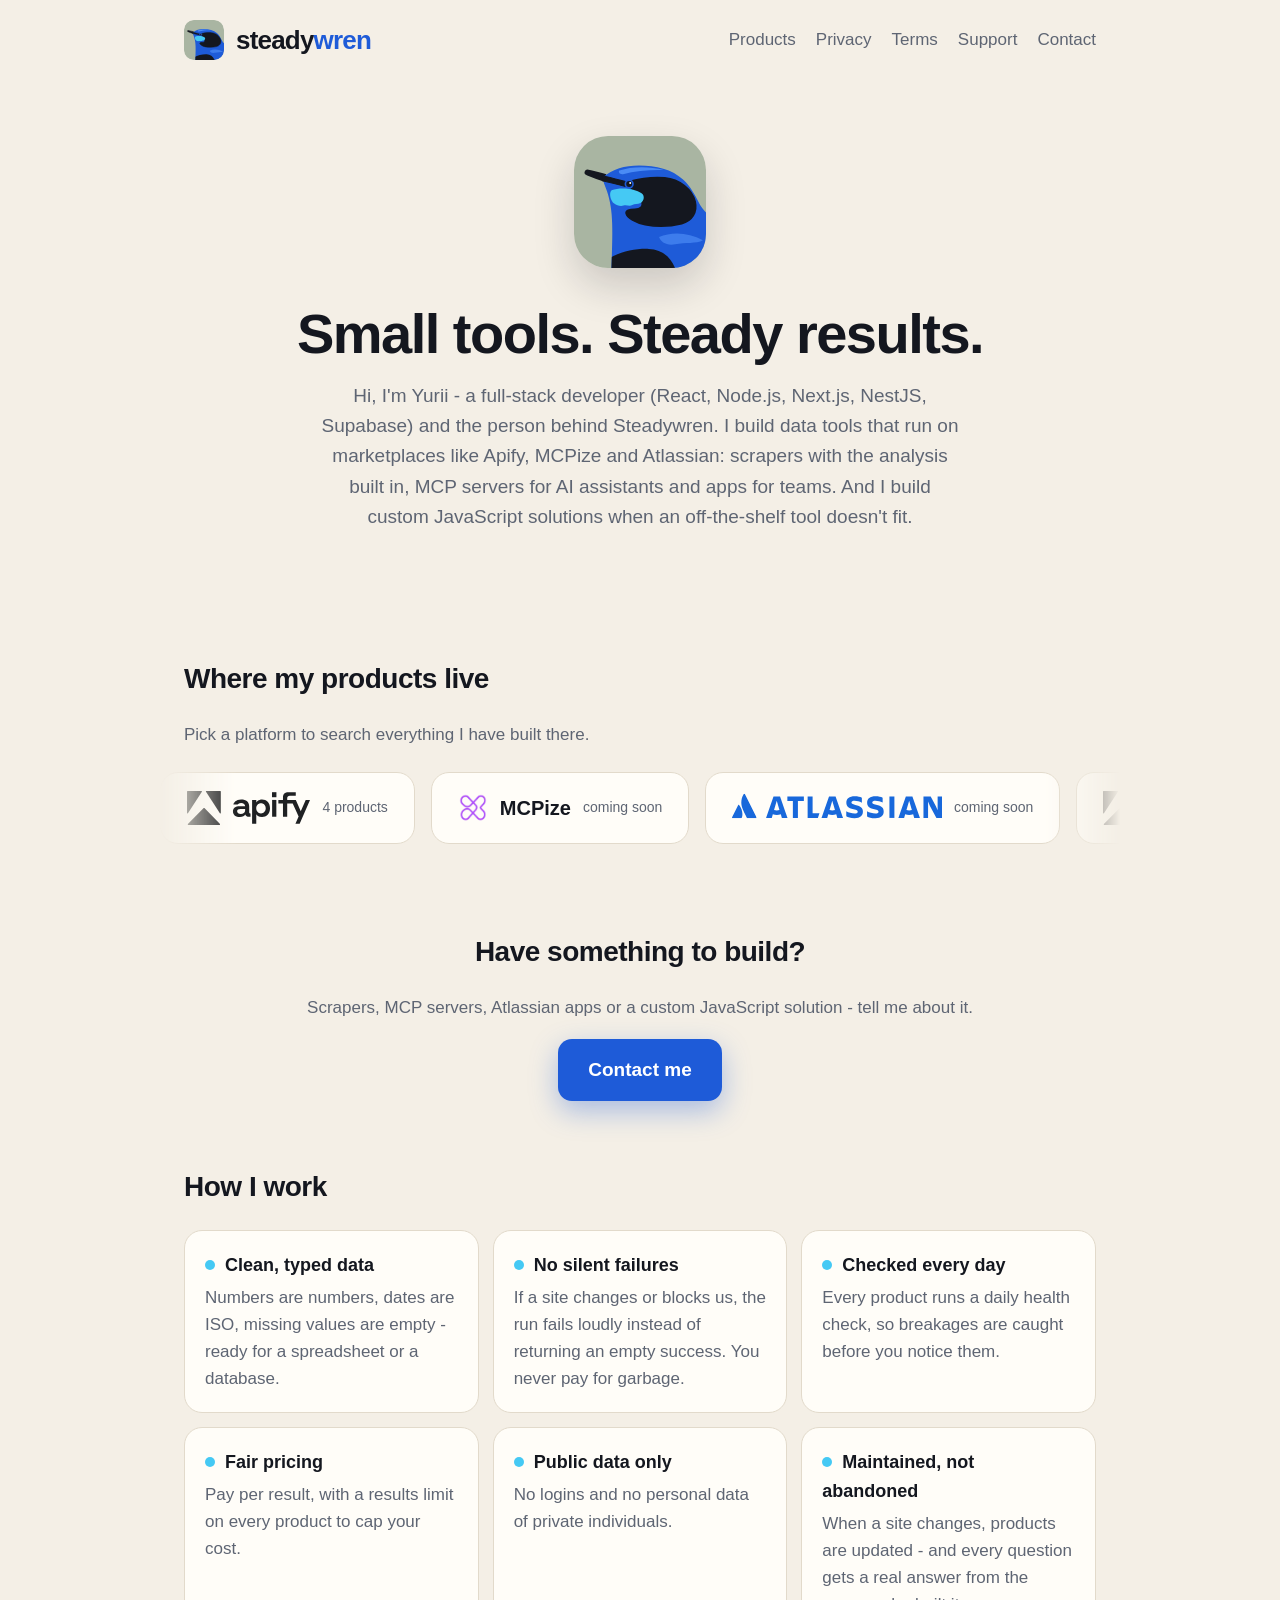
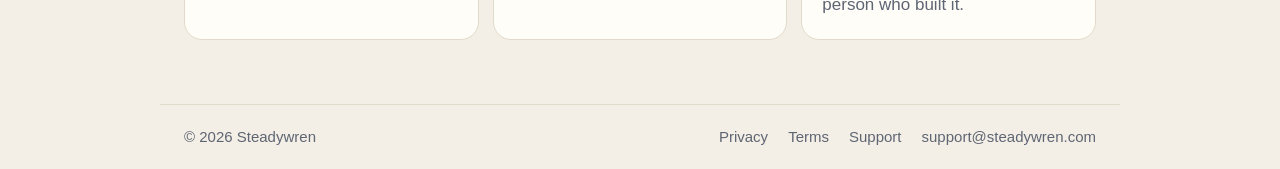
<file: index.html>
<!doctype html>
<html lang="en">
<head>
<meta charset="utf-8">
<meta name="viewport" content="width=device-width, initial-scale=1">
<title>Steadywren - small tools, steady results</title>
<meta name="description" content="Yurii&#x27;s data tools on Apify, MCPize and Atlassian, and custom JavaScript solutions. Clean, typed data, pay per result.">
<meta property="og:title" content="Steadywren - small tools, steady results">
<meta property="og:description" content="Yurii&#x27;s data tools on Apify, MCPize and Atlassian, and custom JavaScript solutions. Clean, typed data, pay per result.">
<meta property="og:image" content="https://steadywren.com/assets/og-image.png">
<link rel="icon" type="image/png" href="assets/favicon-32.png">
<link rel="apple-touch-icon" href="assets/apple-touch-icon.png">
<link rel="stylesheet" href="assets/style.css">
<script src="assets/app.js" defer></script>
</head>
<body>
<header class="bar">
  <a class="lockup" href="./"><img src="assets/steadywren-mark.svg" alt="" width="40" height="40"><span>steady<b>wren</b></span></a>
  <nav><a href="#platforms">Products</a><a href="privacy/">Privacy</a><a href="terms/">Terms</a><a href="support/">Support</a><button class="link" type="button" data-contact>Contact</button></nav>
</header>
<main>
<section class="hero">
  <img class="hero-mark" src="assets/steadywren-mark.svg" alt="Steadywren - a small blue wren" width="132" height="132">
  <h1>Small tools. Steady results.</h1>
  <p class="lead">Hi, I&#x27;m Yurii - a full-stack developer (React, Node.js, Next.js, NestJS, Supabase) and the person behind Steadywren. I build data tools that run on marketplaces like Apify, MCPize and Atlassian: scrapers with the analysis built in, MCP servers for AI assistants and apps for teams. And I build custom JavaScript solutions when an off-the-shelf tool doesn&#x27;t fit.</p>
</section>
<section id="platforms">
  <h2>Where my products live</h2>
  <p class="muted">Pick a platform to search everything I have built there.</p>
  <div class="marquee" aria-label="Platforms"><div class="track"><a class="platform" href="apify/" style="--accent:#2FC28A"><picture class="logo full"><source srcset="assets/platforms/apify-logo-white.svg" media="(prefers-color-scheme: dark)"><img src="assets/platforms/apify-logo-dark.svg" alt="Apify"></picture><small>4 products</small></a><a class="platform" href="mcpize/" style="--accent:#8B7CFF"><picture class="logo"><source srcset="assets/platforms/mcpize-logo.webp" media="(prefers-color-scheme: dark)"><img src="assets/platforms/mcpize-logo.webp" alt="MCPize"></picture><span>MCPize</span><small>coming soon</small></a><a class="platform" href="atlassian/" style="--accent:#4A8BF5"><picture class="logo full"><source srcset="assets/platforms/atlassian-logo-inverse.svg" media="(prefers-color-scheme: dark)"><img src="assets/platforms/atlassian-logo-brand.svg" alt="Atlassian Marketplace"></picture><small>coming soon</small></a><a class="platform" href="apify/" style="--accent:#2FC28A"><picture class="logo full"><source srcset="assets/platforms/apify-logo-white.svg" media="(prefers-color-scheme: dark)"><img src="assets/platforms/apify-logo-dark.svg" alt="Apify"></picture><small>4 products</small></a><a class="platform" href="mcpize/" style="--accent:#8B7CFF"><picture class="logo"><source srcset="assets/platforms/mcpize-logo.webp" media="(prefers-color-scheme: dark)"><img src="assets/platforms/mcpize-logo.webp" alt="MCPize"></picture><span>MCPize</span><small>coming soon</small></a><a class="platform" href="atlassian/" style="--accent:#4A8BF5"><picture class="logo full"><source srcset="assets/platforms/atlassian-logo-inverse.svg" media="(prefers-color-scheme: dark)"><img src="assets/platforms/atlassian-logo-brand.svg" alt="Atlassian Marketplace"></picture><small>coming soon</small></a><a class="platform" href="apify/" style="--accent:#2FC28A"><picture class="logo full"><source srcset="assets/platforms/apify-logo-white.svg" media="(prefers-color-scheme: dark)"><img src="assets/platforms/apify-logo-dark.svg" alt="Apify"></picture><small>4 products</small></a><a class="platform" href="mcpize/" style="--accent:#8B7CFF"><picture class="logo"><source srcset="assets/platforms/mcpize-logo.webp" media="(prefers-color-scheme: dark)"><img src="assets/platforms/mcpize-logo.webp" alt="MCPize"></picture><span>MCPize</span><small>coming soon</small></a><a class="platform" href="atlassian/" style="--accent:#4A8BF5"><picture class="logo full"><source srcset="assets/platforms/atlassian-logo-inverse.svg" media="(prefers-color-scheme: dark)"><img src="assets/platforms/atlassian-logo-brand.svg" alt="Atlassian Marketplace"></picture><small>coming soon</small></a><a class="platform" href="apify/" style="--accent:#2FC28A"><picture class="logo full"><source srcset="assets/platforms/apify-logo-white.svg" media="(prefers-color-scheme: dark)"><img src="assets/platforms/apify-logo-dark.svg" alt="Apify"></picture><small>4 products</small></a><a class="platform" href="mcpize/" style="--accent:#8B7CFF"><picture class="logo"><source srcset="assets/platforms/mcpize-logo.webp" media="(prefers-color-scheme: dark)"><img src="assets/platforms/mcpize-logo.webp" alt="MCPize"></picture><span>MCPize</span><small>coming soon</small></a><a class="platform" href="atlassian/" style="--accent:#4A8BF5"><picture class="logo full"><source srcset="assets/platforms/atlassian-logo-inverse.svg" media="(prefers-color-scheme: dark)"><img src="assets/platforms/atlassian-logo-brand.svg" alt="Atlassian Marketplace"></picture><small>coming soon</small></a></div></div>
</section>
<section class="cta">
  <h2>Have something to build?</h2>
  <p class="muted">Scrapers, MCP servers, Atlassian apps or a custom JavaScript solution - tell me about it.</p>
  <button class="button big" type="button" data-contact>Contact me</button>
</section>
<section>
  <h2>How I work</h2>
  <ul class="principles">
  <li><h3>Clean, typed data</h3><p>Numbers are numbers, dates are ISO, missing values are empty - ready for a spreadsheet or a database.</p></li>
  <li><h3>No silent failures</h3><p>If a site changes or blocks us, the run fails loudly instead of returning an empty success. You never pay for garbage.</p></li>
  <li><h3>Checked every day</h3><p>Every product runs a daily health check, so breakages are caught before you notice them.</p></li>
  <li><h3>Fair pricing</h3><p>Pay per result, with a results limit on every product to cap your cost.</p></li>
  <li><h3>Public data only</h3><p>No logins and no personal data of private individuals.</p></li>
  <li><h3>Maintained, not abandoned</h3><p>When a site changes, products are updated - and every question gets a real answer from the person who built it.</p></li>
  </ul>
</section>
</main>
<footer class="bar">
  <span>© 2026 Steadywren</span>
  <nav><a href="privacy/">Privacy</a><a href="terms/">Terms</a><a href="support/">Support</a><a href="mailto:support@steadywren.com">support@steadywren.com</a></nav>
</footer>
<dialog id="contact" class="modal" aria-labelledby="contact-title">
  <form id="contact-form" method="dialog" data-endpoint="https://api.steadywren.com/contact" data-email="support@steadywren.com">
    <button class="close" type="button" data-close aria-label="Close">×</button>
    <h2 id="contact-title">Let's build something</h2>
    <p class="muted">Tell me what you need - a scraper, an MCP server, an Atlassian app or a custom JavaScript
    solution - and I will get back to you.</p>
    <fieldset><legend>What is it about?</legend><div class="chips"><label class="chip"><input type="radio" name="topic" value="Apify" required><span><picture class="logo full"><source srcset="assets/platforms/apify-logo-white.svg" media="(prefers-color-scheme: dark)"><img src="assets/platforms/apify-logo-dark.svg" alt="Apify"></picture></span></label><label class="chip"><input type="radio" name="topic" value="MCPize" required><span><picture class="logo"><source srcset="assets/platforms/mcpize-logo.webp" media="(prefers-color-scheme: dark)"><img src="assets/platforms/mcpize-logo.webp" alt="MCPize"></picture><span>MCPize</span></span></label><label class="chip"><input type="radio" name="topic" value="Atlassian Marketplace" required><span><picture class="logo full"><source srcset="assets/platforms/atlassian-logo-inverse.svg" media="(prefers-color-scheme: dark)"><img src="assets/platforms/atlassian-logo-brand.svg" alt="Atlassian Marketplace"></picture></span></label><label class="chip"><input type="radio" name="topic" value="Custom JS solution" required><span><b class="code" aria-hidden="true">{ }</b><span>Custom JS solution</span></span></label></div></fieldset>
    <label class="field">Your idea<textarea name="message" rows="5" required minlength="10"
      placeholder="What should it do, for whom, and by when?"></textarea></label>
    <label class="field">Your email<input name="email" type="email" required autocomplete="email"
      placeholder="you@company.com"></label>
    <label class="hp" aria-hidden="true">Leave empty<input name="website" tabindex="-1" autocomplete="off"></label>
    <button class="button" type="submit">Send</button>
    <p class="status" role="status" aria-live="polite"></p>
  </form>
</dialog>
</body>
</html>
</file>
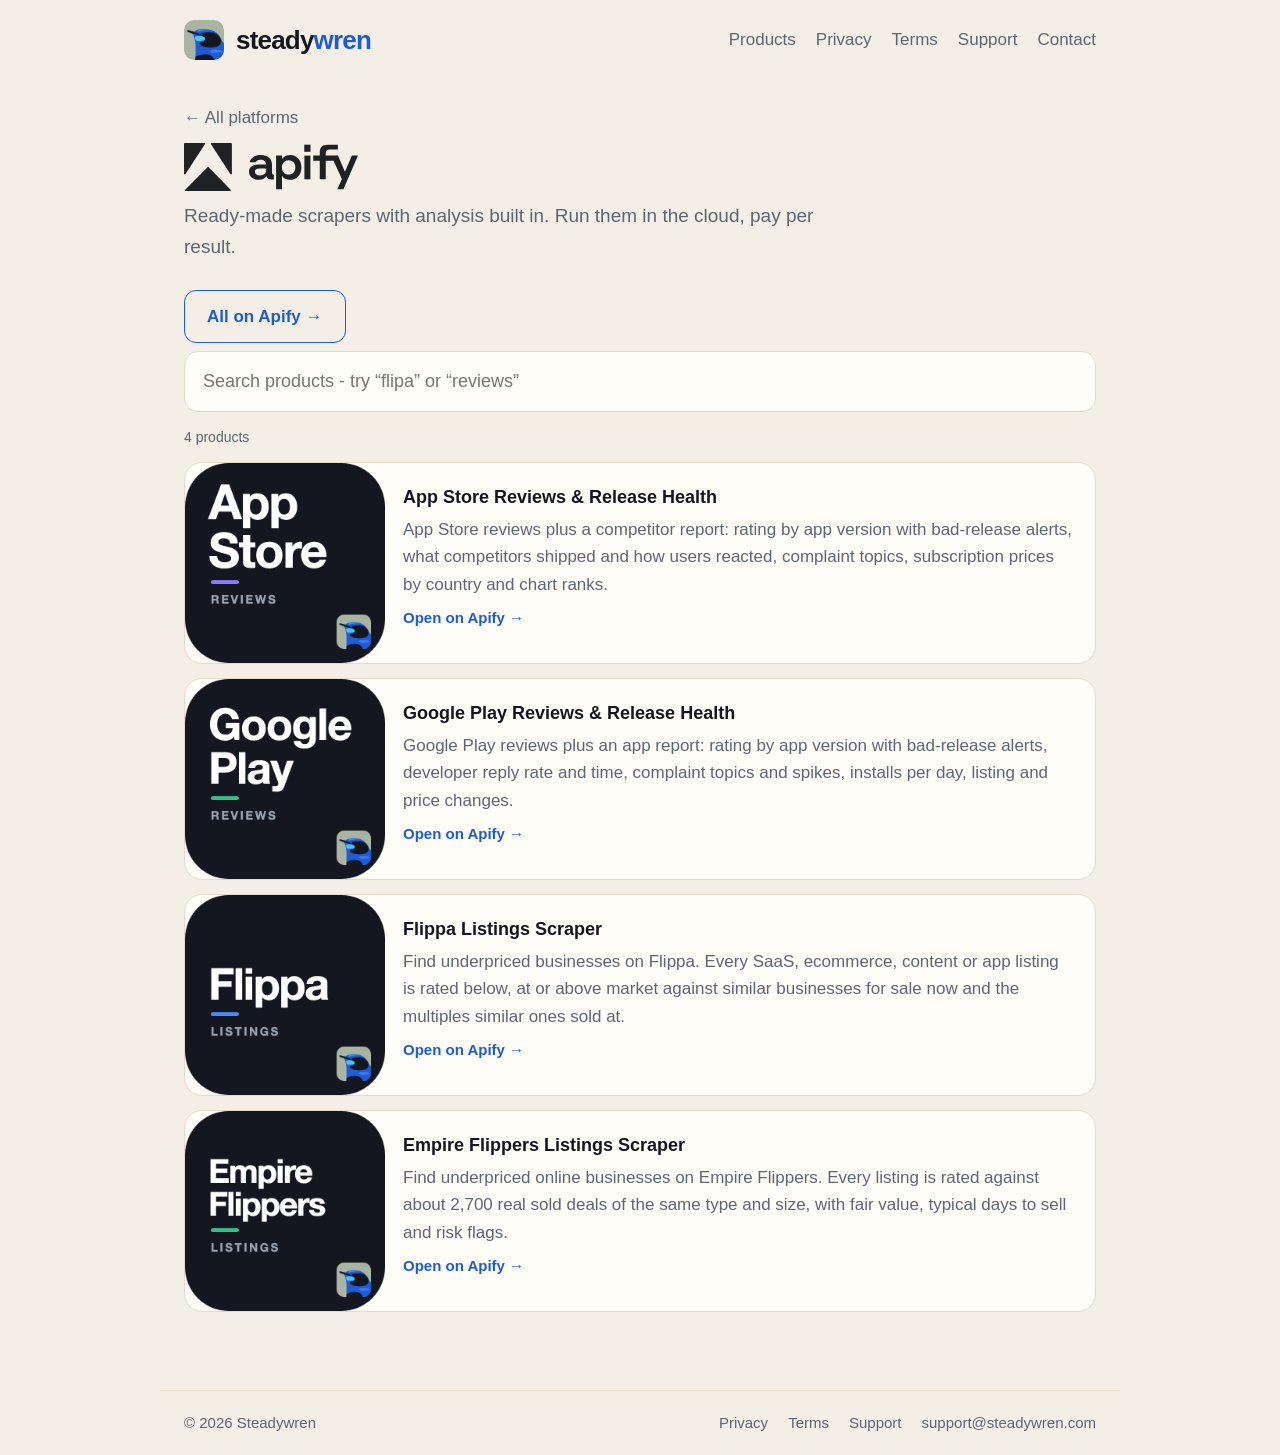
<file: apify/index.html>
<!doctype html>
<html lang="en">
<head>
<meta charset="utf-8">
<meta name="viewport" content="width=device-width, initial-scale=1">
<title>Apify products - Steadywren</title>
<meta name="description" content="Steadywren products on Apify: Ready-made scrapers with analysis built in. Run them in the cloud, pay per result.">
<meta property="og:title" content="Apify products - Steadywren">
<meta property="og:description" content="Steadywren products on Apify: Ready-made scrapers with analysis built in. Run them in the cloud, pay per result.">
<meta property="og:image" content="https://steadywren.com/assets/og-image.png">
<link rel="icon" type="image/png" href="../assets/favicon-32.png">
<link rel="apple-touch-icon" href="../assets/apple-touch-icon.png">
<link rel="stylesheet" href="../assets/style.css">
<script src="../assets/app.js" defer></script>
</head>
<body>
<header class="bar">
  <a class="lockup" href="../"><img src="../assets/steadywren-mark.svg" alt="" width="40" height="40"><span>steady<b>wren</b></span></a>
  <nav><a href="../#platforms">Products</a><a href="../privacy/">Privacy</a><a href="../terms/">Terms</a><a href="../support/">Support</a><button class="link" type="button" data-contact>Contact</button></nav>
</header>
<main>
<section class="page-head" style="--accent:#2FC28A">
  <a class="back" href="../#platforms">← All platforms</a>
  <h1><picture class="logo big full"><source srcset="../assets/platforms/apify-logo-white.svg" media="(prefers-color-scheme: dark)"><img src="../assets/platforms/apify-logo-dark.svg" alt="Apify"></picture></h1>
  <p class="lead left">Ready-made scrapers with analysis built in. Run them in the cloud, pay per result.</p>
  <a class="button ghost" href="https://apify.com/steadywren" target="_blank" rel="noopener">All on Apify →</a>
</section>
<section>
<label class="search"><span class="sr">Search Apify products</span>
  <input id="search" type="search" placeholder="Search products - try “flipa” or “reviews”" autocomplete="off"></label>
<p class="muted small" id="search-count">4 products</p>
<ul class="cards" id="results">
  <li><a class="card" href="https://apify.com/steadywren/apple-app-store-reviews-scraper" target="_blank" rel="noopener">
    <img src="../assets/products/apple-app-store-reviews-scraper.png" alt="" width="72" height="72" loading="lazy">
    <div><h3>App Store Reviews &amp; Release Health</h3><p>App Store reviews plus a competitor report: rating by app version with bad-release alerts, what competitors shipped and how users reacted, complaint topics, subscription prices by country and chart ranks.</p><span class="go">Open on Apify →</span></div>
  </a></li>
  <li><a class="card" href="https://apify.com/steadywren/google-play-reviews-scraper" target="_blank" rel="noopener">
    <img src="../assets/products/google-play-reviews-scraper.png" alt="" width="72" height="72" loading="lazy">
    <div><h3>Google Play Reviews &amp; Release Health</h3><p>Google Play reviews plus an app report: rating by app version with bad-release alerts, developer reply rate and time, complaint topics and spikes, installs per day, listing and price changes.</p><span class="go">Open on Apify →</span></div>
  </a></li>
  <li><a class="card" href="https://apify.com/steadywren/flippa-listings-scraper" target="_blank" rel="noopener">
    <img src="../assets/products/flippa-listings-scraper.png" alt="" width="72" height="72" loading="lazy">
    <div><h3>Flippa Listings Scraper</h3><p>Find underpriced businesses on Flippa. Every SaaS, ecommerce, content or app listing is rated below, at or above market against similar businesses for sale now and the multiples similar ones sold at.</p><span class="go">Open on Apify →</span></div>
  </a></li>
  <li><a class="card" href="https://apify.com/steadywren/empire-flippers-listings-scraper" target="_blank" rel="noopener">
    <img src="../assets/products/empire-flippers-listings-scraper.png" alt="" width="72" height="72" loading="lazy">
    <div><h3>Empire Flippers Listings Scraper</h3><p>Find underpriced online businesses on Empire Flippers. Every listing is rated against about 2,700 real sold deals of the same type and size, with fair value, typical days to sell and risk flags.</p><span class="go">Open on Apify →</span></div>
  </a></li>
</ul>
<p class="empty" id="no-results" hidden>Nothing found. <button class="link" type="button" data-contact>Ask me to build it →</button></p>
<script type="application/json" id="search-index">[{"title": "App Store Reviews & Release Health", "description": "App Store reviews plus a competitor report: rating by app version with bad-release alerts, what competitors shipped and how users reacted, complaint topics, subscription prices by country and chart ranks.", "keywords": "ios iphone apple app store reviews ratings releases competitors"}, {"title": "Google Play Reviews & Release Health", "description": "Google Play reviews plus an app report: rating by app version with bad-release alerts, developer reply rate and time, complaint topics and spikes, installs per day, listing and price changes.", "keywords": "android google play store reviews ratings installs releases"}, {"title": "Flippa Listings Scraper", "description": "Find underpriced businesses on Flippa. Every SaaS, ecommerce, content or app listing is rated below, at or above market against similar businesses for sale now and the multiples similar ones sold at.", "keywords": "flippa buy business saas ecommerce website marketplace valuation multiples"}, {"title": "Empire Flippers Listings Scraper", "description": "Find underpriced online businesses on Empire Flippers. Every listing is rated against about 2,700 real sold deals of the same type and size, with fair value, typical days to sell and risk flags.", "keywords": "empire flippers buy online business valuation sold deals multiples"}]</script>
</section>
</main>
<footer class="bar">
  <span>© 2026 Steadywren</span>
  <nav><a href="../privacy/">Privacy</a><a href="../terms/">Terms</a><a href="../support/">Support</a><a href="mailto:support@steadywren.com">support@steadywren.com</a></nav>
</footer>
<dialog id="contact" class="modal" aria-labelledby="contact-title">
  <form id="contact-form" method="dialog" data-endpoint="https://api.steadywren.com/contact" data-email="support@steadywren.com">
    <button class="close" type="button" data-close aria-label="Close">×</button>
    <h2 id="contact-title">Let's build something</h2>
    <p class="muted">Tell me what you need - a scraper, an MCP server, an Atlassian app or a custom JavaScript
    solution - and I will get back to you.</p>
    <fieldset><legend>What is it about?</legend><div class="chips"><label class="chip"><input type="radio" name="topic" value="Apify" required><span><picture class="logo full"><source srcset="../assets/platforms/apify-logo-white.svg" media="(prefers-color-scheme: dark)"><img src="../assets/platforms/apify-logo-dark.svg" alt="Apify"></picture></span></label><label class="chip"><input type="radio" name="topic" value="MCPize" required><span><picture class="logo"><source srcset="../assets/platforms/mcpize-logo.webp" media="(prefers-color-scheme: dark)"><img src="../assets/platforms/mcpize-logo.webp" alt="MCPize"></picture><span>MCPize</span></span></label><label class="chip"><input type="radio" name="topic" value="Atlassian Marketplace" required><span><picture class="logo full"><source srcset="../assets/platforms/atlassian-logo-inverse.svg" media="(prefers-color-scheme: dark)"><img src="../assets/platforms/atlassian-logo-brand.svg" alt="Atlassian Marketplace"></picture></span></label><label class="chip"><input type="radio" name="topic" value="Custom JS solution" required><span><b class="code" aria-hidden="true">{ }</b><span>Custom JS solution</span></span></label></div></fieldset>
    <label class="field">Your idea<textarea name="message" rows="5" required minlength="10"
      placeholder="What should it do, for whom, and by when?"></textarea></label>
    <label class="field">Your email<input name="email" type="email" required autocomplete="email"
      placeholder="you@company.com"></label>
    <label class="hp" aria-hidden="true">Leave empty<input name="website" tabindex="-1" autocomplete="off"></label>
    <button class="button" type="submit">Send</button>
    <p class="status" role="status" aria-live="polite"></p>
  </form>
</dialog>
</body>
</html>
</file>
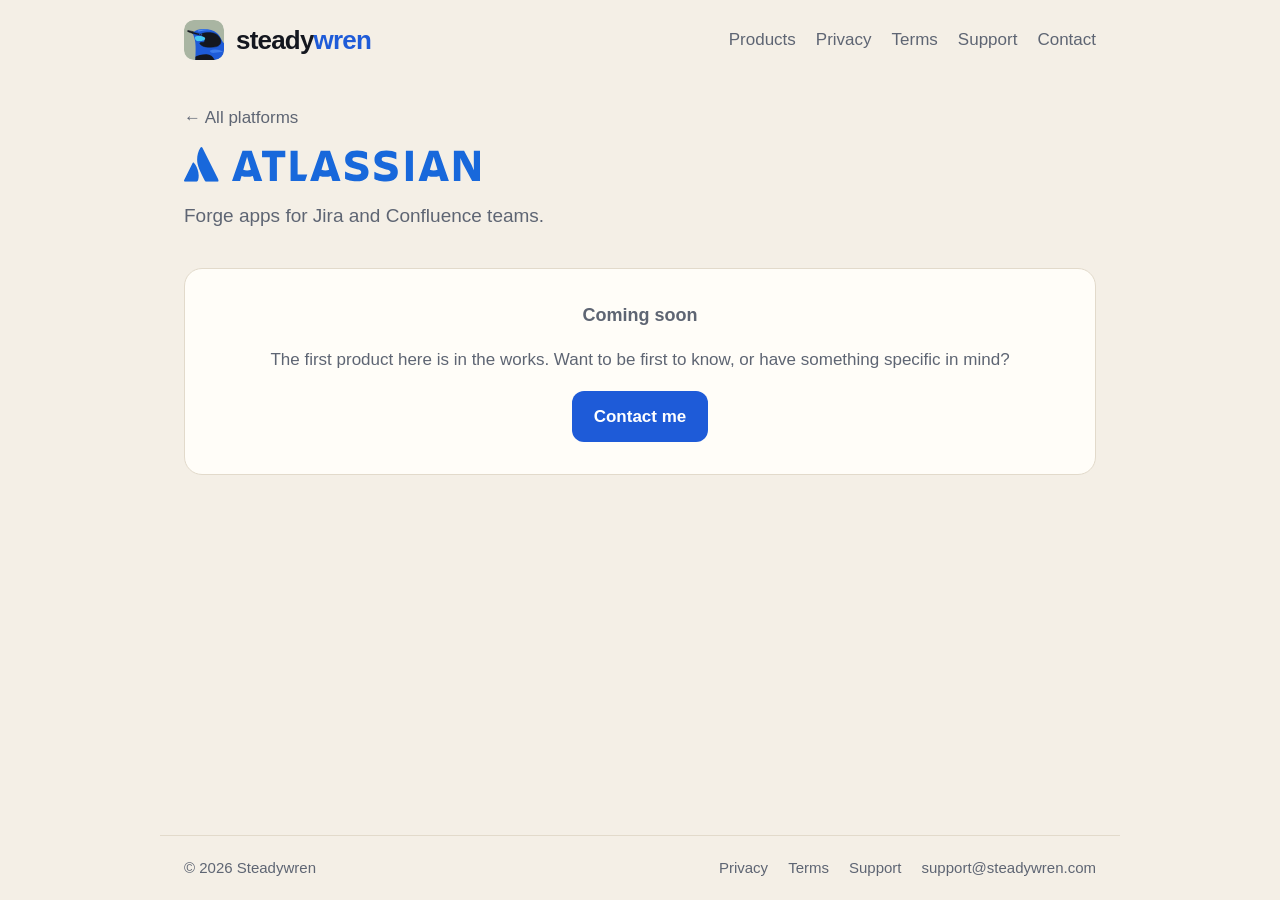
<file: atlassian/index.html>
<!doctype html>
<html lang="en">
<head>
<meta charset="utf-8">
<meta name="viewport" content="width=device-width, initial-scale=1">
<title>Atlassian Marketplace products - Steadywren</title>
<meta name="description" content="Steadywren products on Atlassian Marketplace: Forge apps for Jira and Confluence teams.">
<meta property="og:title" content="Atlassian Marketplace products - Steadywren">
<meta property="og:description" content="Steadywren products on Atlassian Marketplace: Forge apps for Jira and Confluence teams.">
<meta property="og:image" content="https://steadywren.com/assets/og-image.png">
<link rel="icon" type="image/png" href="../assets/favicon-32.png">
<link rel="apple-touch-icon" href="../assets/apple-touch-icon.png">
<link rel="stylesheet" href="../assets/style.css">
<script src="../assets/app.js" defer></script>
</head>
<body>
<header class="bar">
  <a class="lockup" href="../"><img src="../assets/steadywren-mark.svg" alt="" width="40" height="40"><span>steady<b>wren</b></span></a>
  <nav><a href="../#platforms">Products</a><a href="../privacy/">Privacy</a><a href="../terms/">Terms</a><a href="../support/">Support</a><button class="link" type="button" data-contact>Contact</button></nav>
</header>
<main>
<section class="page-head" style="--accent:#4A8BF5">
  <a class="back" href="../#platforms">← All platforms</a>
  <h1><picture class="logo big full"><source srcset="../assets/platforms/atlassian-logo-inverse.svg" media="(prefers-color-scheme: dark)"><img src="../assets/platforms/atlassian-logo-brand.svg" alt="Atlassian Marketplace"></picture></h1>
  <p class="lead left">Forge apps for Jira and Confluence teams.</p>
  
</section>
<section>
<div class="soon"><h3>Coming soon</h3><p class="muted">The first product here is in the works.
  Want to be first to know, or have something specific in mind?</p>
  <button class="button" type="button" data-contact>Contact me</button></div>
</section>
</main>
<footer class="bar">
  <span>© 2026 Steadywren</span>
  <nav><a href="../privacy/">Privacy</a><a href="../terms/">Terms</a><a href="../support/">Support</a><a href="mailto:support@steadywren.com">support@steadywren.com</a></nav>
</footer>
<dialog id="contact" class="modal" aria-labelledby="contact-title">
  <form id="contact-form" method="dialog" data-endpoint="https://api.steadywren.com/contact" data-email="support@steadywren.com">
    <button class="close" type="button" data-close aria-label="Close">×</button>
    <h2 id="contact-title">Let's build something</h2>
    <p class="muted">Tell me what you need - a scraper, an MCP server, an Atlassian app or a custom JavaScript
    solution - and I will get back to you.</p>
    <fieldset><legend>What is it about?</legend><div class="chips"><label class="chip"><input type="radio" name="topic" value="Apify" required><span><picture class="logo full"><source srcset="../assets/platforms/apify-logo-white.svg" media="(prefers-color-scheme: dark)"><img src="../assets/platforms/apify-logo-dark.svg" alt="Apify"></picture></span></label><label class="chip"><input type="radio" name="topic" value="MCPize" required><span><picture class="logo"><source srcset="../assets/platforms/mcpize-logo.webp" media="(prefers-color-scheme: dark)"><img src="../assets/platforms/mcpize-logo.webp" alt="MCPize"></picture><span>MCPize</span></span></label><label class="chip"><input type="radio" name="topic" value="Atlassian Marketplace" required><span><picture class="logo full"><source srcset="../assets/platforms/atlassian-logo-inverse.svg" media="(prefers-color-scheme: dark)"><img src="../assets/platforms/atlassian-logo-brand.svg" alt="Atlassian Marketplace"></picture></span></label><label class="chip"><input type="radio" name="topic" value="Custom JS solution" required><span><b class="code" aria-hidden="true">{ }</b><span>Custom JS solution</span></span></label></div></fieldset>
    <label class="field">Your idea<textarea name="message" rows="5" required minlength="10"
      placeholder="What should it do, for whom, and by when?"></textarea></label>
    <label class="field">Your email<input name="email" type="email" required autocomplete="email"
      placeholder="you@company.com"></label>
    <label class="hp" aria-hidden="true">Leave empty<input name="website" tabindex="-1" autocomplete="off"></label>
    <button class="button" type="submit">Send</button>
    <p class="status" role="status" aria-live="polite"></p>
  </form>
</dialog>
</body>
</html>
</file>
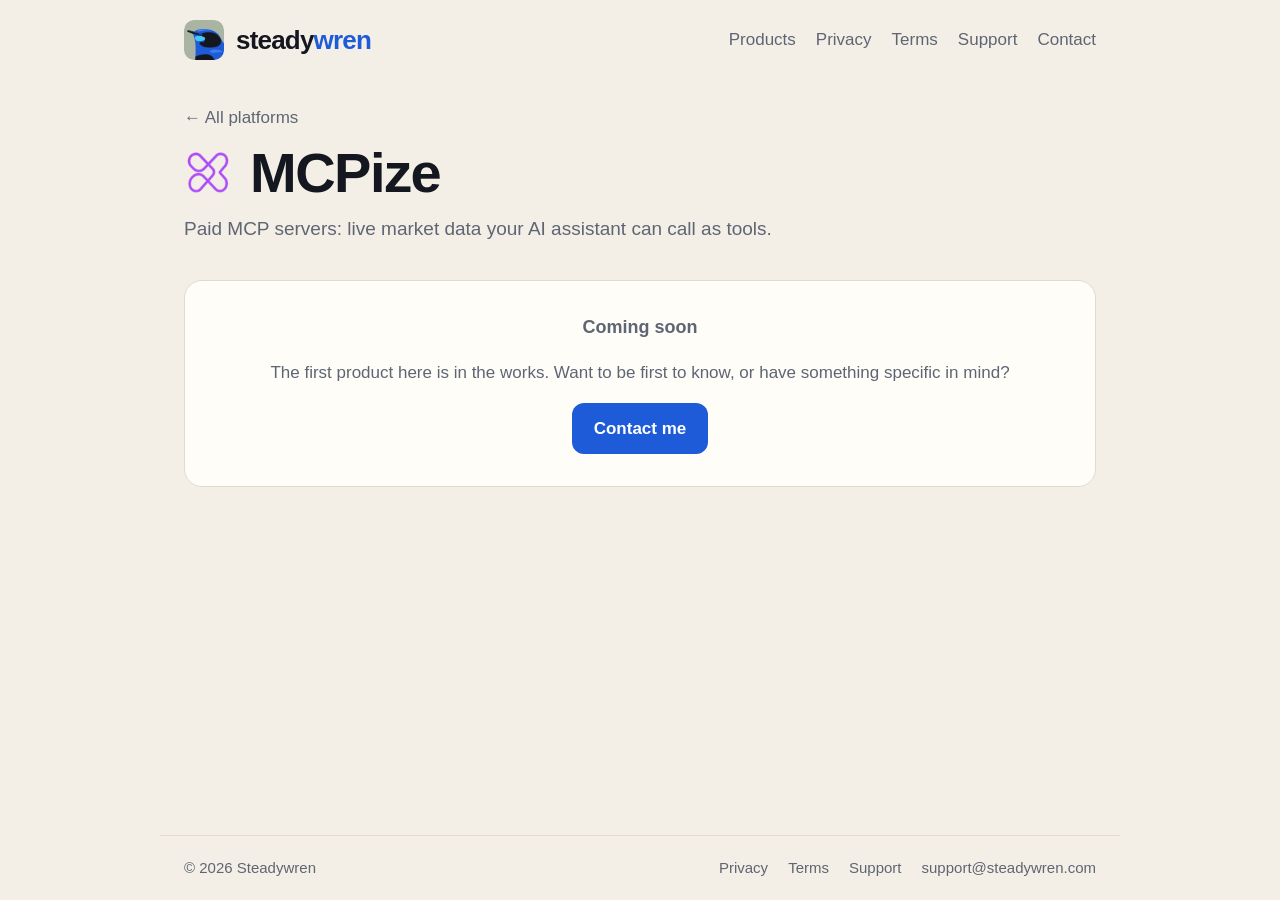
<file: mcpize/index.html>
<!doctype html>
<html lang="en">
<head>
<meta charset="utf-8">
<meta name="viewport" content="width=device-width, initial-scale=1">
<title>MCPize products - Steadywren</title>
<meta name="description" content="Steadywren products on MCPize: Paid MCP servers: live market data your AI assistant can call as tools.">
<meta property="og:title" content="MCPize products - Steadywren">
<meta property="og:description" content="Steadywren products on MCPize: Paid MCP servers: live market data your AI assistant can call as tools.">
<meta property="og:image" content="https://steadywren.com/assets/og-image.png">
<link rel="icon" type="image/png" href="../assets/favicon-32.png">
<link rel="apple-touch-icon" href="../assets/apple-touch-icon.png">
<link rel="stylesheet" href="../assets/style.css">
<script src="../assets/app.js" defer></script>
</head>
<body>
<header class="bar">
  <a class="lockup" href="../"><img src="../assets/steadywren-mark.svg" alt="" width="40" height="40"><span>steady<b>wren</b></span></a>
  <nav><a href="../#platforms">Products</a><a href="../privacy/">Privacy</a><a href="../terms/">Terms</a><a href="../support/">Support</a><button class="link" type="button" data-contact>Contact</button></nav>
</header>
<main>
<section class="page-head" style="--accent:#8B7CFF">
  <a class="back" href="../#platforms">← All platforms</a>
  <h1><picture class="logo big"><source srcset="../assets/platforms/mcpize-logo.webp" media="(prefers-color-scheme: dark)"><img src="../assets/platforms/mcpize-logo.webp" alt="MCPize"></picture><span>MCPize</span></h1>
  <p class="lead left">Paid MCP servers: live market data your AI assistant can call as tools.</p>
  
</section>
<section>
<div class="soon"><h3>Coming soon</h3><p class="muted">The first product here is in the works.
  Want to be first to know, or have something specific in mind?</p>
  <button class="button" type="button" data-contact>Contact me</button></div>
</section>
</main>
<footer class="bar">
  <span>© 2026 Steadywren</span>
  <nav><a href="../privacy/">Privacy</a><a href="../terms/">Terms</a><a href="../support/">Support</a><a href="mailto:support@steadywren.com">support@steadywren.com</a></nav>
</footer>
<dialog id="contact" class="modal" aria-labelledby="contact-title">
  <form id="contact-form" method="dialog" data-endpoint="https://api.steadywren.com/contact" data-email="support@steadywren.com">
    <button class="close" type="button" data-close aria-label="Close">×</button>
    <h2 id="contact-title">Let's build something</h2>
    <p class="muted">Tell me what you need - a scraper, an MCP server, an Atlassian app or a custom JavaScript
    solution - and I will get back to you.</p>
    <fieldset><legend>What is it about?</legend><div class="chips"><label class="chip"><input type="radio" name="topic" value="Apify" required><span><picture class="logo full"><source srcset="../assets/platforms/apify-logo-white.svg" media="(prefers-color-scheme: dark)"><img src="../assets/platforms/apify-logo-dark.svg" alt="Apify"></picture></span></label><label class="chip"><input type="radio" name="topic" value="MCPize" required><span><picture class="logo"><source srcset="../assets/platforms/mcpize-logo.webp" media="(prefers-color-scheme: dark)"><img src="../assets/platforms/mcpize-logo.webp" alt="MCPize"></picture><span>MCPize</span></span></label><label class="chip"><input type="radio" name="topic" value="Atlassian Marketplace" required><span><picture class="logo full"><source srcset="../assets/platforms/atlassian-logo-inverse.svg" media="(prefers-color-scheme: dark)"><img src="../assets/platforms/atlassian-logo-brand.svg" alt="Atlassian Marketplace"></picture></span></label><label class="chip"><input type="radio" name="topic" value="Custom JS solution" required><span><b class="code" aria-hidden="true">{ }</b><span>Custom JS solution</span></span></label></div></fieldset>
    <label class="field">Your idea<textarea name="message" rows="5" required minlength="10"
      placeholder="What should it do, for whom, and by when?"></textarea></label>
    <label class="field">Your email<input name="email" type="email" required autocomplete="email"
      placeholder="you@company.com"></label>
    <label class="hp" aria-hidden="true">Leave empty<input name="website" tabindex="-1" autocomplete="off"></label>
    <button class="button" type="submit">Send</button>
    <p class="status" role="status" aria-live="polite"></p>
  </form>
</dialog>
</body>
</html>
</file>
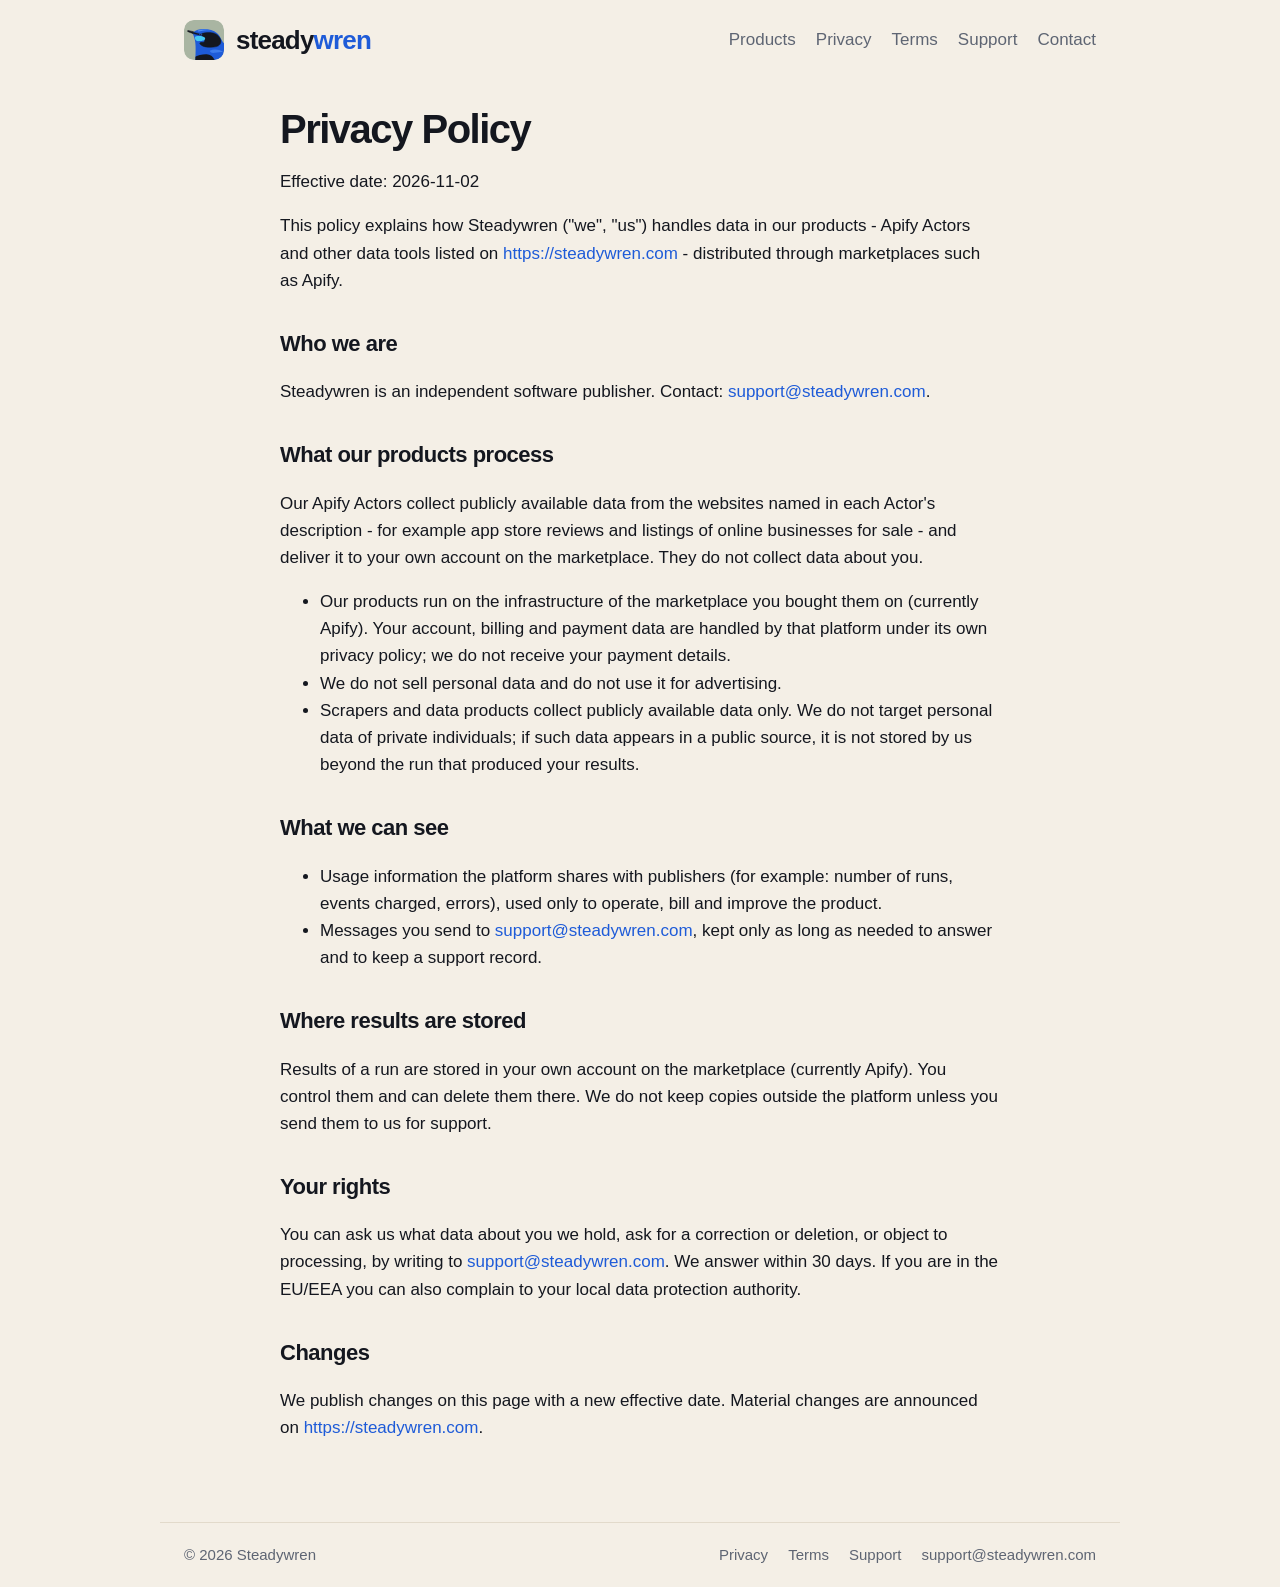
<file: privacy/index.html>
<!doctype html>
<html lang="en">
<head>
<meta charset="utf-8">
<meta name="viewport" content="width=device-width, initial-scale=1">
<title>Privacy Policy - Steadywren</title>
<meta name="description" content="Steadywren privacy.">
<meta property="og:title" content="Privacy Policy - Steadywren">
<meta property="og:description" content="Steadywren privacy.">
<meta property="og:image" content="https://steadywren.com/assets/og-image.png">
<link rel="icon" type="image/png" href="../assets/favicon-32.png">
<link rel="apple-touch-icon" href="../assets/apple-touch-icon.png">
<link rel="stylesheet" href="../assets/style.css">
<script src="../assets/app.js" defer></script>
</head>
<body>
<header class="bar">
  <a class="lockup" href="../"><img src="../assets/steadywren-mark.svg" alt="" width="40" height="40"><span>steady<b>wren</b></span></a>
  <nav><a href="../#platforms">Products</a><a href="../privacy/">Privacy</a><a href="../terms/">Terms</a><a href="../support/">Support</a><button class="link" type="button" data-contact>Contact</button></nav>
</header>
<main>
<article class="doc">
<h1>Privacy Policy</h1>
<p>Effective date: 2026-11-02</p>
<p>This policy explains how Steadywren ("we", "us") handles data in our products - Apify Actors and other data tools listed on <a href="https://steadywren.com">https://steadywren.com</a> - distributed through marketplaces such as Apify.</p>
<h2>Who we are</h2>
<p>Steadywren is an independent software publisher. Contact: <a href="mailto:support@steadywren.com">support@steadywren.com</a>.</p>
<h2>What our products process</h2>
<p>Our Apify Actors collect publicly available data from the websites named in each Actor's description - for example app store reviews and listings of online businesses for sale - and deliver it to your own account on the marketplace. They do not collect data about you.</p>
<ul><li>Our products run on the infrastructure of the marketplace you bought them on (currently Apify). Your account, billing and payment data are handled by that platform under its own privacy policy; we do not receive your payment details.</li><li>We do not sell personal data and do not use it for advertising.</li><li>Scrapers and data products collect publicly available data only. We do not target personal data of private individuals; if such data appears in a public source, it is not stored by us beyond the run that produced your results.</li></ul>
<h2>What we can see</h2>
<ul><li>Usage information the platform shares with publishers (for example: number of runs, events charged, errors), used only to operate, bill and improve the product.</li><li>Messages you send to <a href="mailto:support@steadywren.com">support@steadywren.com</a>, kept only as long as needed to answer and to keep a support record.</li></ul>
<h2>Where results are stored</h2>
<p>Results of a run are stored in your own account on the marketplace (currently Apify). You control them and can delete them there. We do not keep copies outside the platform unless you send them to us for support.</p>
<h2>Your rights</h2>
<p>You can ask us what data about you we hold, ask for a correction or deletion, or object to processing, by writing to <a href="mailto:support@steadywren.com">support@steadywren.com</a>. We answer within 30 days. If you are in the EU/EEA you can also complain to your local data protection authority.</p>
<h2>Changes</h2>
<p>We publish changes on this page with a new effective date. Material changes are announced on <a href="https://steadywren.com">https://steadywren.com</a>.</p>
</article>
</main>
<footer class="bar">
  <span>© 2026 Steadywren</span>
  <nav><a href="../privacy/">Privacy</a><a href="../terms/">Terms</a><a href="../support/">Support</a><a href="mailto:support@steadywren.com">support@steadywren.com</a></nav>
</footer>
<dialog id="contact" class="modal" aria-labelledby="contact-title">
  <form id="contact-form" method="dialog" data-endpoint="https://api.steadywren.com/contact" data-email="support@steadywren.com">
    <button class="close" type="button" data-close aria-label="Close">×</button>
    <h2 id="contact-title">Let's build something</h2>
    <p class="muted">Tell me what you need - a scraper, an MCP server, an Atlassian app or a custom JavaScript
    solution - and I will get back to you.</p>
    <fieldset><legend>What is it about?</legend><div class="chips"><label class="chip"><input type="radio" name="topic" value="Apify" required><span><picture class="logo full"><source srcset="../assets/platforms/apify-logo-white.svg" media="(prefers-color-scheme: dark)"><img src="../assets/platforms/apify-logo-dark.svg" alt="Apify"></picture></span></label><label class="chip"><input type="radio" name="topic" value="MCPize" required><span><picture class="logo"><source srcset="../assets/platforms/mcpize-logo.webp" media="(prefers-color-scheme: dark)"><img src="../assets/platforms/mcpize-logo.webp" alt="MCPize"></picture><span>MCPize</span></span></label><label class="chip"><input type="radio" name="topic" value="Atlassian Marketplace" required><span><picture class="logo full"><source srcset="../assets/platforms/atlassian-logo-inverse.svg" media="(prefers-color-scheme: dark)"><img src="../assets/platforms/atlassian-logo-brand.svg" alt="Atlassian Marketplace"></picture></span></label><label class="chip"><input type="radio" name="topic" value="Custom JS solution" required><span><b class="code" aria-hidden="true">{ }</b><span>Custom JS solution</span></span></label></div></fieldset>
    <label class="field">Your idea<textarea name="message" rows="5" required minlength="10"
      placeholder="What should it do, for whom, and by when?"></textarea></label>
    <label class="field">Your email<input name="email" type="email" required autocomplete="email"
      placeholder="you@company.com"></label>
    <label class="hp" aria-hidden="true">Leave empty<input name="website" tabindex="-1" autocomplete="off"></label>
    <button class="button" type="submit">Send</button>
    <p class="status" role="status" aria-live="polite"></p>
  </form>
</dialog>
</body>
</html>
</file>
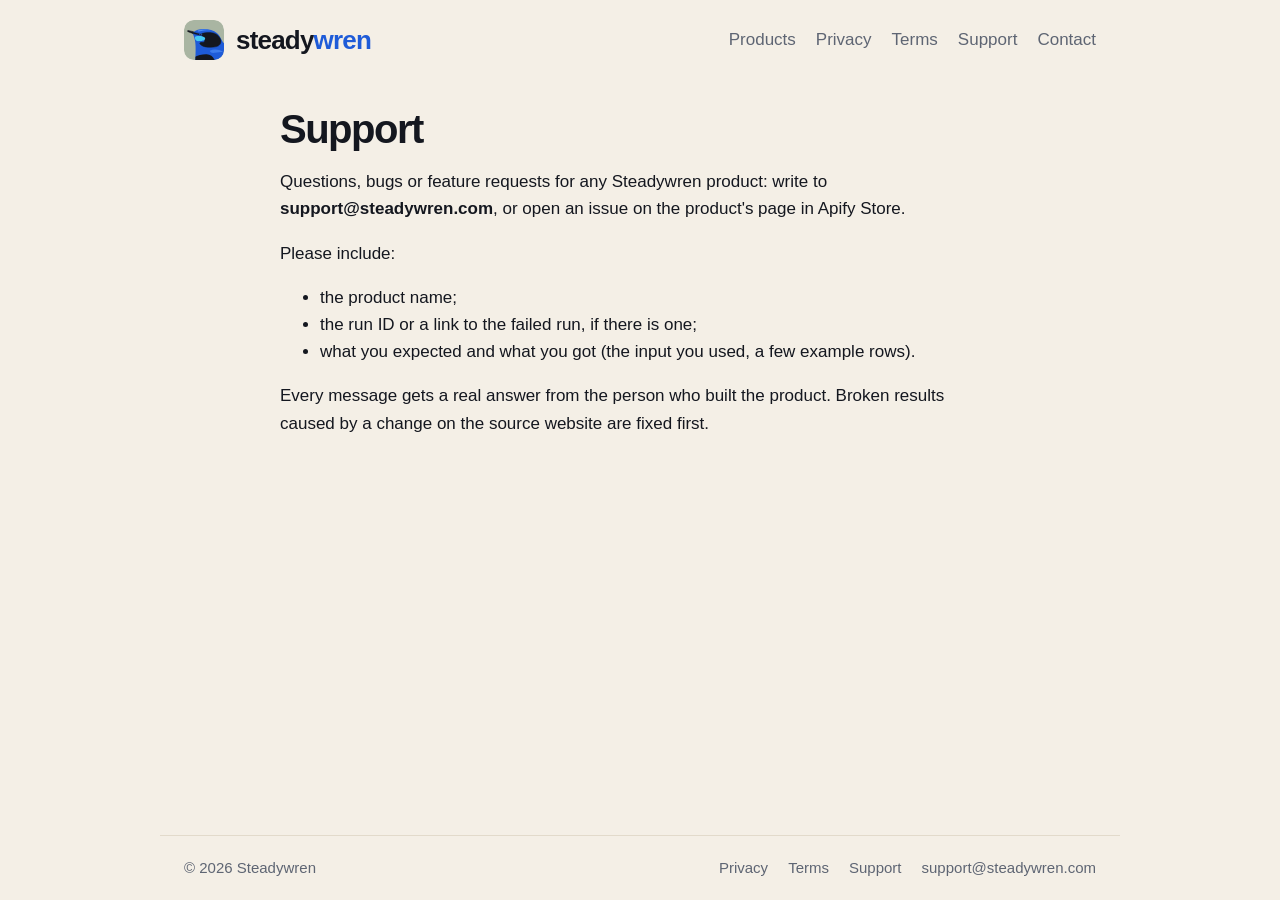
<file: support/index.html>
<!doctype html>
<html lang="en">
<head>
<meta charset="utf-8">
<meta name="viewport" content="width=device-width, initial-scale=1">
<title>Support - Steadywren</title>
<meta name="description" content="Steadywren support.">
<meta property="og:title" content="Support - Steadywren">
<meta property="og:description" content="Steadywren support.">
<meta property="og:image" content="https://steadywren.com/assets/og-image.png">
<link rel="icon" type="image/png" href="../assets/favicon-32.png">
<link rel="apple-touch-icon" href="../assets/apple-touch-icon.png">
<link rel="stylesheet" href="../assets/style.css">
<script src="../assets/app.js" defer></script>
</head>
<body>
<header class="bar">
  <a class="lockup" href="../"><img src="../assets/steadywren-mark.svg" alt="" width="40" height="40"><span>steady<b>wren</b></span></a>
  <nav><a href="../#platforms">Products</a><a href="../privacy/">Privacy</a><a href="../terms/">Terms</a><a href="../support/">Support</a><button class="link" type="button" data-contact>Contact</button></nav>
</header>
<main>
<article class="doc">
<h1>Support</h1>
<p>Questions, bugs or feature requests for any Steadywren product: write to <strong>support@steadywren.com</strong>, or open an issue on the product's page in Apify Store.</p>
<p>Please include:</p>
<ul><li>the product name;</li><li>the run ID or a link to the failed run, if there is one;</li><li>what you expected and what you got (the input you used, a few example rows).</li></ul>
<p>Every message gets a real answer from the person who built the product. Broken results caused by a change on the source website are fixed first.</p>
</article>
</main>
<footer class="bar">
  <span>© 2026 Steadywren</span>
  <nav><a href="../privacy/">Privacy</a><a href="../terms/">Terms</a><a href="../support/">Support</a><a href="mailto:support@steadywren.com">support@steadywren.com</a></nav>
</footer>
<dialog id="contact" class="modal" aria-labelledby="contact-title">
  <form id="contact-form" method="dialog" data-endpoint="https://api.steadywren.com/contact" data-email="support@steadywren.com">
    <button class="close" type="button" data-close aria-label="Close">×</button>
    <h2 id="contact-title">Let's build something</h2>
    <p class="muted">Tell me what you need - a scraper, an MCP server, an Atlassian app or a custom JavaScript
    solution - and I will get back to you.</p>
    <fieldset><legend>What is it about?</legend><div class="chips"><label class="chip"><input type="radio" name="topic" value="Apify" required><span><picture class="logo full"><source srcset="../assets/platforms/apify-logo-white.svg" media="(prefers-color-scheme: dark)"><img src="../assets/platforms/apify-logo-dark.svg" alt="Apify"></picture></span></label><label class="chip"><input type="radio" name="topic" value="MCPize" required><span><picture class="logo"><source srcset="../assets/platforms/mcpize-logo.webp" media="(prefers-color-scheme: dark)"><img src="../assets/platforms/mcpize-logo.webp" alt="MCPize"></picture><span>MCPize</span></span></label><label class="chip"><input type="radio" name="topic" value="Atlassian Marketplace" required><span><picture class="logo full"><source srcset="../assets/platforms/atlassian-logo-inverse.svg" media="(prefers-color-scheme: dark)"><img src="../assets/platforms/atlassian-logo-brand.svg" alt="Atlassian Marketplace"></picture></span></label><label class="chip"><input type="radio" name="topic" value="Custom JS solution" required><span><b class="code" aria-hidden="true">{ }</b><span>Custom JS solution</span></span></label></div></fieldset>
    <label class="field">Your idea<textarea name="message" rows="5" required minlength="10"
      placeholder="What should it do, for whom, and by when?"></textarea></label>
    <label class="field">Your email<input name="email" type="email" required autocomplete="email"
      placeholder="you@company.com"></label>
    <label class="hp" aria-hidden="true">Leave empty<input name="website" tabindex="-1" autocomplete="off"></label>
    <button class="button" type="submit">Send</button>
    <p class="status" role="status" aria-live="polite"></p>
  </form>
</dialog>
</body>
</html>
</file>
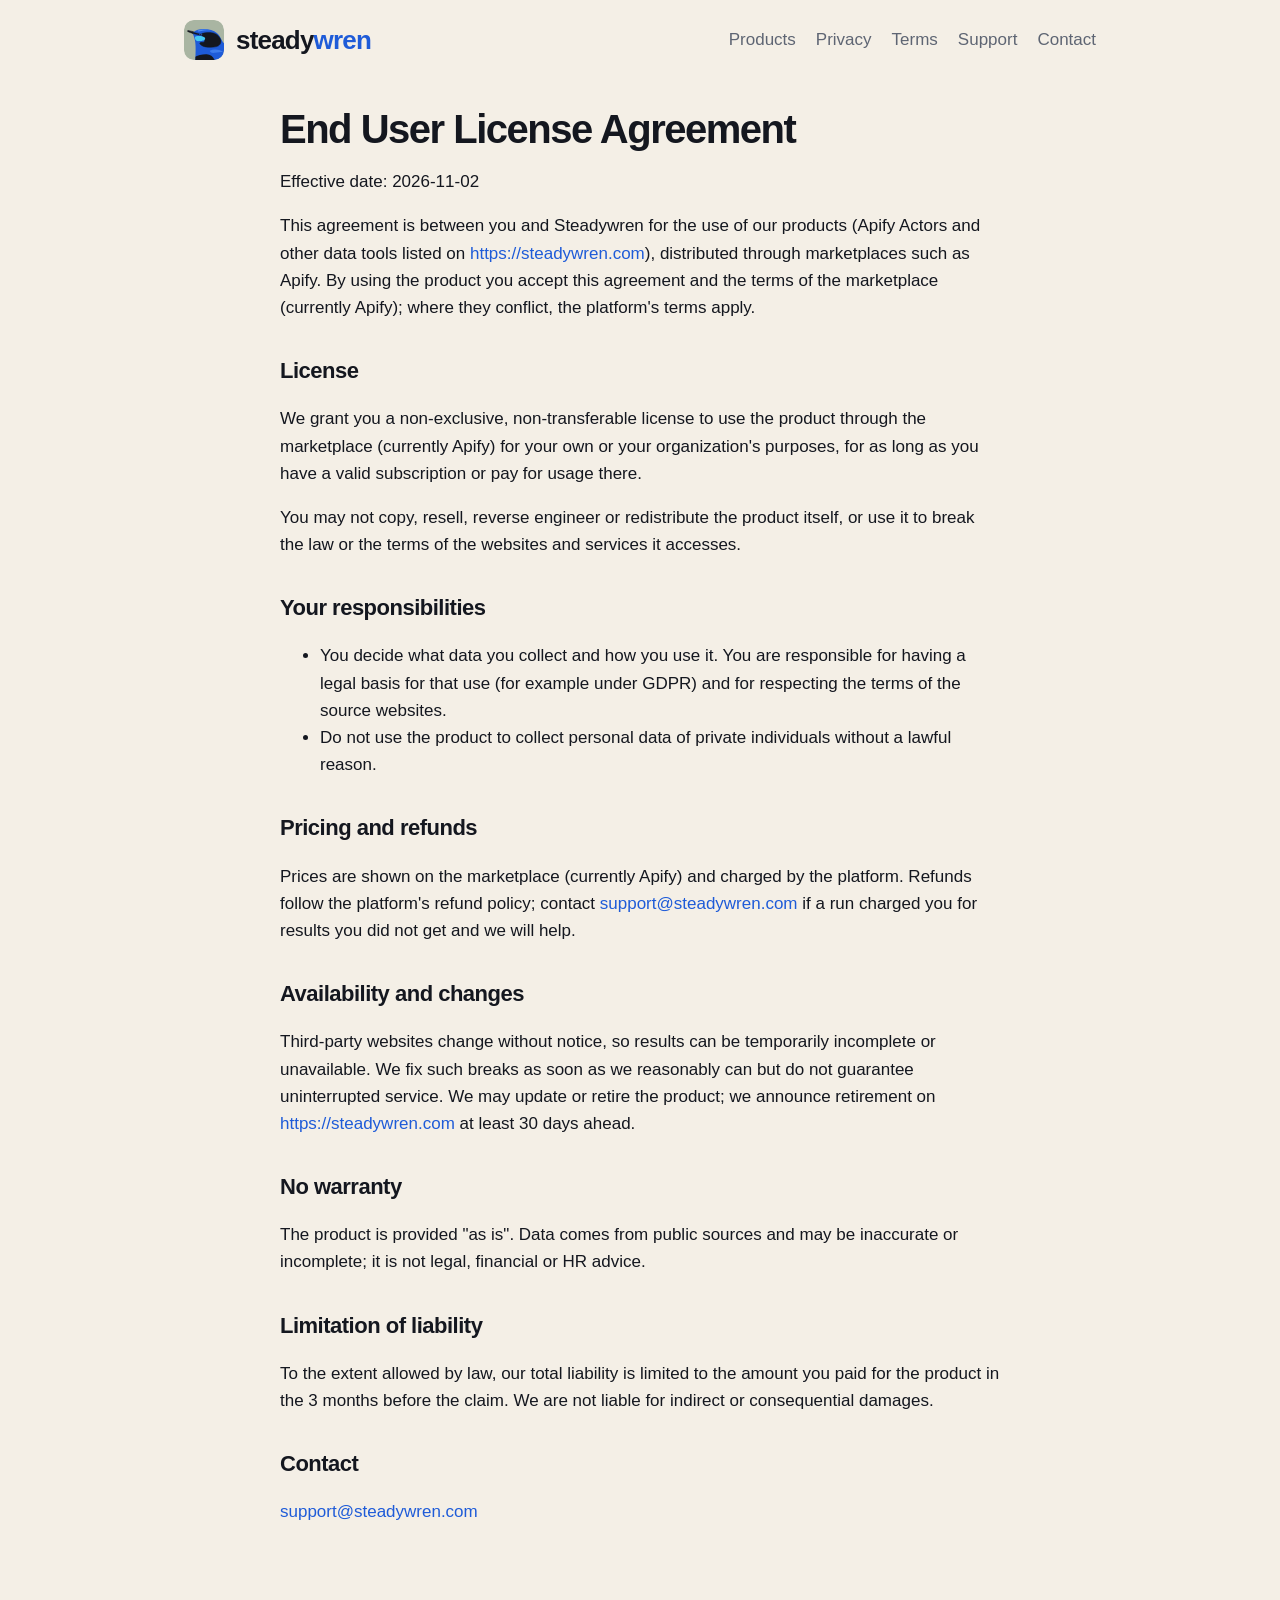
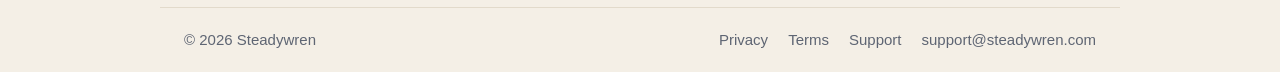
<file: terms/index.html>
<!doctype html>
<html lang="en">
<head>
<meta charset="utf-8">
<meta name="viewport" content="width=device-width, initial-scale=1">
<title>End User License Agreement - Steadywren</title>
<meta name="description" content="Steadywren terms.">
<meta property="og:title" content="End User License Agreement - Steadywren">
<meta property="og:description" content="Steadywren terms.">
<meta property="og:image" content="https://steadywren.com/assets/og-image.png">
<link rel="icon" type="image/png" href="../assets/favicon-32.png">
<link rel="apple-touch-icon" href="../assets/apple-touch-icon.png">
<link rel="stylesheet" href="../assets/style.css">
<script src="../assets/app.js" defer></script>
</head>
<body>
<header class="bar">
  <a class="lockup" href="../"><img src="../assets/steadywren-mark.svg" alt="" width="40" height="40"><span>steady<b>wren</b></span></a>
  <nav><a href="../#platforms">Products</a><a href="../privacy/">Privacy</a><a href="../terms/">Terms</a><a href="../support/">Support</a><button class="link" type="button" data-contact>Contact</button></nav>
</header>
<main>
<article class="doc">
<h1>End User License Agreement</h1>
<p>Effective date: 2026-11-02</p>
<p>This agreement is between you and Steadywren for the use of our products (Apify Actors and other data tools listed on <a href="https://steadywren.com">https://steadywren.com</a>), distributed through marketplaces such as Apify. By using the product you accept this agreement and the terms of the marketplace (currently Apify); where they conflict, the platform's terms apply.</p>
<h2>License</h2>
<p>We grant you a non-exclusive, non-transferable license to use the product through the marketplace (currently Apify) for your own or your organization's purposes, for as long as you have a valid subscription or pay for usage there.</p>
<p>You may not copy, resell, reverse engineer or redistribute the product itself, or use it to break the law or the terms of the websites and services it accesses.</p>
<h2>Your responsibilities</h2>
<ul><li>You decide what data you collect and how you use it. You are responsible for having a legal basis for that use (for example under GDPR) and for respecting the terms of the source websites.</li><li>Do not use the product to collect personal data of private individuals without a lawful reason.</li></ul>
<h2>Pricing and refunds</h2>
<p>Prices are shown on the marketplace (currently Apify) and charged by the platform. Refunds follow the platform's refund policy; contact <a href="mailto:support@steadywren.com">support@steadywren.com</a> if a run charged you for results you did not get and we will help.</p>
<h2>Availability and changes</h2>
<p>Third-party websites change without notice, so results can be temporarily incomplete or unavailable. We fix such breaks as soon as we reasonably can but do not guarantee uninterrupted service. We may update or retire the product; we announce retirement on <a href="https://steadywren.com">https://steadywren.com</a> at least 30 days ahead.</p>
<h2>No warranty</h2>
<p>The product is provided "as is". Data comes from public sources and may be inaccurate or incomplete; it is not legal, financial or HR advice.</p>
<h2>Limitation of liability</h2>
<p>To the extent allowed by law, our total liability is limited to the amount you paid for the product in the 3 months before the claim. We are not liable for indirect or consequential damages.</p>
<h2>Contact</h2>
<p><a href="mailto:support@steadywren.com">support@steadywren.com</a></p>
</article>
</main>
<footer class="bar">
  <span>© 2026 Steadywren</span>
  <nav><a href="../privacy/">Privacy</a><a href="../terms/">Terms</a><a href="../support/">Support</a><a href="mailto:support@steadywren.com">support@steadywren.com</a></nav>
</footer>
<dialog id="contact" class="modal" aria-labelledby="contact-title">
  <form id="contact-form" method="dialog" data-endpoint="https://api.steadywren.com/contact" data-email="support@steadywren.com">
    <button class="close" type="button" data-close aria-label="Close">×</button>
    <h2 id="contact-title">Let's build something</h2>
    <p class="muted">Tell me what you need - a scraper, an MCP server, an Atlassian app or a custom JavaScript
    solution - and I will get back to you.</p>
    <fieldset><legend>What is it about?</legend><div class="chips"><label class="chip"><input type="radio" name="topic" value="Apify" required><span><picture class="logo full"><source srcset="../assets/platforms/apify-logo-white.svg" media="(prefers-color-scheme: dark)"><img src="../assets/platforms/apify-logo-dark.svg" alt="Apify"></picture></span></label><label class="chip"><input type="radio" name="topic" value="MCPize" required><span><picture class="logo"><source srcset="../assets/platforms/mcpize-logo.webp" media="(prefers-color-scheme: dark)"><img src="../assets/platforms/mcpize-logo.webp" alt="MCPize"></picture><span>MCPize</span></span></label><label class="chip"><input type="radio" name="topic" value="Atlassian Marketplace" required><span><picture class="logo full"><source srcset="../assets/platforms/atlassian-logo-inverse.svg" media="(prefers-color-scheme: dark)"><img src="../assets/platforms/atlassian-logo-brand.svg" alt="Atlassian Marketplace"></picture></span></label><label class="chip"><input type="radio" name="topic" value="Custom JS solution" required><span><b class="code" aria-hidden="true">{ }</b><span>Custom JS solution</span></span></label></div></fieldset>
    <label class="field">Your idea<textarea name="message" rows="5" required minlength="10"
      placeholder="What should it do, for whom, and by when?"></textarea></label>
    <label class="field">Your email<input name="email" type="email" required autocomplete="email"
      placeholder="you@company.com"></label>
    <label class="hp" aria-hidden="true">Leave empty<input name="website" tabindex="-1" autocomplete="off"></label>
    <button class="button" type="submit">Send</button>
    <p class="status" role="status" aria-live="polite"></p>
  </form>
</dialog>
</body>
</html>
</file>
<file: assets/style.css>
/* Steadywren site. Colors: income-lab brand/README.md. */
:root {
  --blue: #1E5BD8;
  --sheen: #4A8BF5;
  --sky: #45C9F4;
  --ink: #14171F;
  --sage: #A9B5A2;
  --cream: #F4EFE6;
  --muted: #5E6573;
  --line: #E2DACB;
  --card: #FFFDF8;
  --bg: var(--cream);
  --text: var(--ink);
}
@media (prefers-color-scheme: dark) {
  :root {
    --bg: #101319;
    --text: #EEF1F6;
    --muted: #9AA3B2;
    --line: #262B36;
    --card: #171B23;
    --blue: #4A8BF5;
  }
}
* { box-sizing: border-box; }
html { -webkit-text-size-adjust: 100%; }
body {
  margin: 0;
  background: var(--bg);
  color: var(--text);
  font: 17px/1.6 -apple-system, "SF Pro Text", "Helvetica Neue", Arial, sans-serif;
}
a { color: var(--blue); text-decoration: none; }
a:hover { text-decoration: underline; }
main { max-width: 960px; margin: 0 auto; padding: 0 24px 64px; }

.bar {
  max-width: 960px; margin: 0 auto; padding: 20px 24px;
  display: flex; align-items: center; justify-content: space-between; gap: 16px; flex-wrap: wrap;
}
.bar nav { display: flex; gap: 20px; flex-wrap: wrap; }
.bar nav a { color: var(--muted); font-weight: 500; }
footer.bar { border-top: 1px solid var(--line); color: var(--muted); font-size: 15px; }
.lockup { display: flex; align-items: center; gap: 12px; color: var(--text); }
.lockup:hover { text-decoration: none; }
.lockup span { font: 700 26px/1 -apple-system, "SF Pro Display", "Helvetica Neue", Arial, sans-serif; letter-spacing: -0.8px; }
.lockup b { color: var(--blue); font-weight: 700; }
.lockup img { border-radius: 10px; }

.hero { text-align: center; padding: 56px 0 40px; }
.hero-mark { border-radius: 34px; box-shadow: 0 18px 40px rgba(20, 23, 31, 0.18); }
h1 { font: 800 clamp(36px, 6vw, 56px)/1.08 -apple-system, "SF Pro Display", "Helvetica Neue", Arial, sans-serif; letter-spacing: -1.5px; margin: 28px 0 16px; }
h2 { font-size: 28px; letter-spacing: -0.5px; margin: 56px 0 20px; }
h3 { font-size: 18px; margin: 0 0 4px; }
.lead { font-size: 19px; color: var(--muted); max-width: 640px; margin: 0 auto 28px; }
.button {
  display: inline-block; background: var(--blue); color: #fff; font-weight: 600;
  padding: 12px 22px; border-radius: 12px;
}
.button:hover { text-decoration: none; filter: brightness(1.08); }

.card {
  display: flex; gap: 18px; align-items: flex-start; color: var(--text);
  background: var(--card); border: 1px solid var(--line); border-radius: 18px; padding: 20px; margin-bottom: 14px;
  transition: border-color 0.15s, transform 0.15s;
}
.card:hover { text-decoration: none; border-color: var(--blue); transform: translateY(-1px); }
.card img { border-radius: 14px; flex: none; }
.card small { color: var(--muted); text-transform: uppercase; letter-spacing: 1.5px; font-size: 12px; font-weight: 600; }
.card p { margin: 0 0 6px; color: var(--muted); }
.card .go { color: var(--blue); font-weight: 600; font-size: 15px; }

.principles { list-style: none; padding: 0; margin: 0; display: grid; gap: 14px; grid-template-columns: repeat(auto-fit, minmax(260px, 1fr)); }
.principles li { background: var(--card); border: 1px solid var(--line); border-radius: 18px; padding: 20px; }
.principles h3::before { content: ""; display: inline-block; width: 10px; height: 10px; border-radius: 50%; background: var(--sky); margin-right: 10px; vertical-align: 1px; }
.principles p { margin: 0; color: var(--muted); }

.contact { text-align: center; }
.contact p { color: var(--muted); }

.doc { max-width: 720px; margin: 24px auto 0; }
.doc h1 { font-size: 40px; text-align: left; }
.doc h2 { font-size: 22px; margin: 32px 0 8px; }
.doc p, .doc li { color: var(--text); }
code { font: 15px ui-monospace, SFMono-Regular, Menlo, monospace; background: var(--line); padding: 1px 5px; border-radius: 5px; }

.muted { color: var(--muted); }
.small { font-size: 14px; }
.sr { position: absolute; width: 1px; height: 1px; overflow: hidden; clip: rect(0 0 0 0); }
.link { background: none; border: 0; padding: 0; font: inherit; color: var(--blue); cursor: pointer; font-weight: 500; }
.bar nav .link { color: var(--muted); }
.lead.left { margin-left: 0; text-align: left; }
.button { border: 0; cursor: pointer; font: inherit; font-weight: 600; }
.button.big { font-size: 19px; padding: 16px 30px; border-radius: 14px; box-shadow: 0 10px 28px rgba(30, 91, 216, 0.35); }
.button.ghost { background: transparent; color: var(--blue); border: 1.5px solid var(--blue); }

/* Platform marquee: scrolls by half its (duplicated) width forever, pauses while hovered or focused. */
.marquee {
  overflow: hidden; padding: 6px 0; margin: 0 -24px;
  mask-image: linear-gradient(90deg, transparent, #000 8%, #000 92%, transparent);
  -webkit-mask-image: linear-gradient(90deg, transparent, #000 8%, #000 92%, transparent);
}
.track { display: flex; gap: 16px; width: max-content; animation: scroll 28s linear infinite; }
.marquee:hover .track, .marquee:focus-within .track { animation-play-state: paused; }
@keyframes scroll { to { transform: translateX(-50%); } }
@media (prefers-reduced-motion: reduce) { .track { animation: none; flex-wrap: wrap; width: auto; } }
.platform {
  display: flex; align-items: center; gap: 12px; padding: 18px 26px; border-radius: 18px;
  background: var(--card); border: 1px solid var(--line); color: var(--text); white-space: nowrap;
  transition: border-color 0.15s, transform 0.15s;
}
.platform:hover { text-decoration: none; border-color: var(--accent); transform: translateY(-2px); }
.platform i { width: 14px; height: 14px; border-radius: 4px; background: var(--accent); }
.platform span { font-weight: 700; font-size: 20px; }
.platform small { color: var(--muted); font-size: 14px; }

.cta { text-align: center; padding: 24px 0 8px; }

/* Platform pages */
.page-head { padding: 24px 0 8px; }
.page-head h1 { text-align: left; margin: 12px 0 10px; display: flex; align-items: center; gap: 14px; }
.page-head h1 i { width: 22px; height: 22px; border-radius: 6px; background: var(--accent); flex: none; }
.back { color: var(--muted); font-weight: 500; }
.search input {
  width: 100%; font: inherit; font-size: 18px; padding: 15px 18px; border-radius: 14px;
  border: 1.5px solid var(--line); background: var(--card); color: var(--text);
}
.search input:focus { outline: none; border-color: var(--blue); box-shadow: 0 0 0 4px rgba(74, 139, 245, 0.18); }
.cards { list-style: none; padding: 0; margin: 0; }
.cards .card img { border-radius: 16px; }
.empty, .soon { text-align: center; padding: 32px 0; color: var(--muted); }
.soon { background: var(--card); border: 1px solid var(--line); border-radius: 18px; padding: 32px; }

/* Contact dialog */
.modal {
  width: min(560px, calc(100vw - 32px)); border: 1px solid var(--line); border-radius: 22px; padding: 0;
  background: var(--card); color: var(--text); box-shadow: 0 30px 80px rgba(0, 0, 0, 0.35);
}
.modal::backdrop { background: rgba(10, 12, 18, 0.55); backdrop-filter: blur(3px); }
.modal form { padding: 28px; position: relative; }
.modal h2 { margin: 0 0 6px; }
.close { position: absolute; top: 14px; right: 16px; background: none; border: 0; font-size: 28px; color: var(--muted); cursor: pointer; }
fieldset { border: 0; padding: 0; margin: 18px 0 0; }
legend, .field { font-weight: 600; font-size: 15px; }
.chips { display: flex; flex-wrap: wrap; gap: 8px; margin-top: 8px; }
.chip input { position: absolute; opacity: 0; }
.chip input:focus-visible + span { box-shadow: 0 0 0 3px rgba(74, 139, 245, 0.35); }
.field { display: block; margin-top: 16px; }
.field textarea, .field input {
  display: block; width: 100%; margin-top: 6px; font: inherit; font-weight: 400; padding: 12px 14px;
  border-radius: 12px; border: 1.5px solid var(--line); background: var(--bg); color: var(--text); resize: vertical;
}
.field textarea:focus, .field input:focus { outline: none; border-color: var(--blue); }
.hp { position: absolute; left: -9999px; }
.modal .button { margin-top: 18px; width: 100%; font-size: 17px; padding: 14px; }
.status { min-height: 1.4em; margin: 10px 0 0; color: var(--muted); font-size: 15px; text-align: center; }

@media (max-width: 600px) {
  body { font-size: 16px; }
  .bar nav { gap: 14px; font-size: 15px; }
  .hero { padding-top: 32px; }
  .card { flex-direction: column; }
}

/* Official platform logos (assets/platforms/, sources in data/catalog.json) */
.platform .logo img { display: block; height: 30px; width: auto; }
.platform .logo.full img { height: 34px; }
.page-head .logo.big img { display: block; height: 48px; width: auto; }
.page-head h1 .logo.big:not(.full) + span { margin-left: 4px; }

/* Footer stays at the bottom on short pages */
body { min-height: 100vh; min-height: 100dvh; display: flex; flex-direction: column; }
main { flex: 1 0 auto; width: 100%; }
header.bar, footer.bar { width: 100%; }

/* Contact topics: one rectangular badge per option, with the platform logo like on the home page */
.chips { display: grid; grid-template-columns: repeat(2, minmax(0, 1fr)); gap: 10px; margin-top: 8px; }
.chip > span {
  cursor: pointer; user-select: none; white-space: nowrap;
  display: flex; align-items: center; justify-content: center; gap: 8px; height: 56px; padding: 0 14px;
  border-radius: 12px; border: 1.5px solid var(--line); background: var(--bg); color: var(--text); font-weight: 600;
}
.chip > span .logo img { display: block; height: 22px; width: auto; }
.chip > span .logo:not(.full) img { height: 24px; }
.chip > span i { width: 12px; height: 12px; border-radius: 3px; background: var(--blue); }
.chip > span .code { font: 700 17px ui-monospace, SFMono-Regular, Menlo, monospace; color: var(--blue); }
.chip input:checked + span { background: var(--card); border-color: var(--blue); color: var(--text); box-shadow: 0 0 0 3px rgba(74, 139, 245, 0.35); }
.chip:hover > span { border-color: var(--blue); }

/* Product cards: the image fills the card's full height */
.cards .card { align-items: stretch; padding: 0; overflow: hidden; }
.cards .card img { align-self: stretch; width: auto; height: auto; min-height: 120px; max-width: 200px; aspect-ratio: 1 / 1; object-fit: cover; border-radius: 0; }
.cards .card > div { padding: 20px 22px 20px 0; }
@media (max-width: 600px) {
  .cards .card { flex-direction: column; }
  .cards .card img { width: 100%; max-width: none; aspect-ratio: 2 / 1; object-fit: contain; background: #14171F; }
  .cards .card > div { padding: 0 20px 20px; }
}

/* Badges never overflow: logos shrink to fit, long labels wrap inside the badge */
.chip > span { overflow: hidden; min-width: 0; }
.chip > span .logo { display: flex; min-width: 0; max-width: 100%; }
.chip > span .logo img { max-width: 100%; object-fit: contain; }
@media (max-width: 600px) {
  .modal form { padding: 22px 18px; }
  .modal h2 { font-size: 24px; }
  .chips { gap: 8px; }
  .chip > span { height: 50px; padding: 0 10px; gap: 6px; white-space: normal; text-align: center; line-height: 1.15; font-size: 14px; }
  .chip > span .logo img { height: 16px; }
  .chip > span .logo.full img { height: auto; max-height: 18px; }
  .chip > span .logo:not(.full) img { height: 20px; }
  .chip > span .code { font-size: 14px; }
}
.chip > span .code { white-space: nowrap; flex: none; }
</file>
